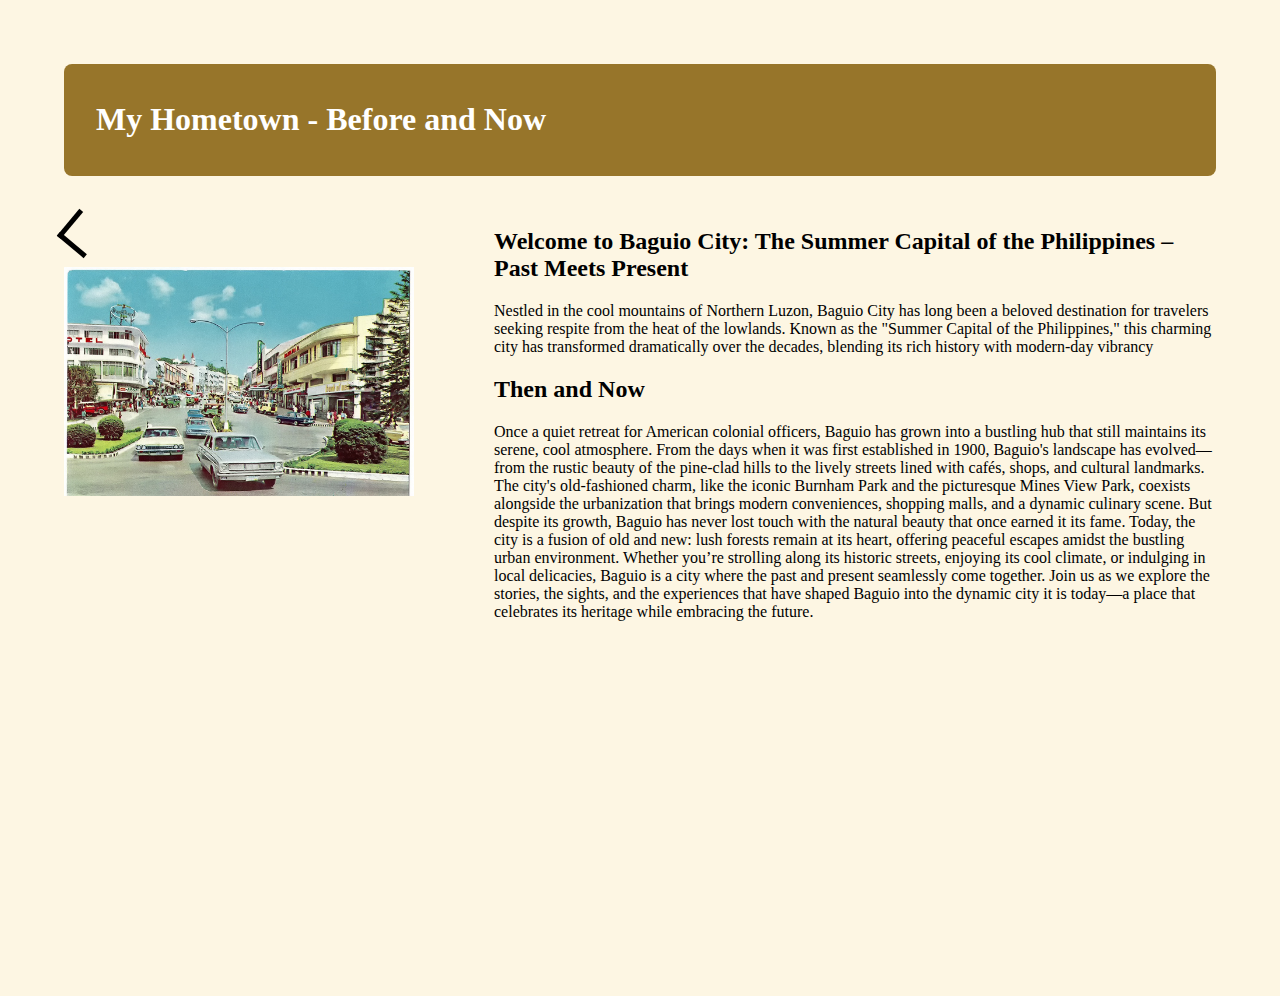
<file: code.html>
<!DOCTYPE html>
<html lang="en">
<head>
    <meta charset="UTF-8">
    <meta name="viewport" content="width=device-width, initial-scale=1.0">
    <meta name="author" content="Villamor A">
    <meta name="description" content="Website">
    <title>Home Town Website</title>
    <link href="styles/styles.css" rel="stylesheet" type="text/css">
</head>
<body>
    <header>
        <h1>My Hometown - Before and Now</h1>
      </header>

      <div class="container">
        <div class="left-side">
            <input type="checkbox" id="toggle" />
            <label for="toggle" class="toggle-arrow"></label>
            
            <div class="image-container">
                <img id="beforeImage" src="images/vintage-baguio.jpg" alt="Hometown Before" />
                <img id="nowImage" src="images/now_baguio.jpg" alt="Hometown Now" />
            </div>
        </div>

        <div class="right-side">
            <h2>Welcome to Baguio City: The Summer Capital of the Philippines – Past Meets Present</h2>
                <p>Nestled in the cool mountains of Northern Luzon, Baguio City has long been a beloved destination for travelers seeking respite from the heat of the lowlands.
                Known as the "Summer Capital of the Philippines," this charming city has transformed dramatically over the decades, blending its rich history with modern-day vibrancy </p>
            
            <h2>Then and Now</h2>
                <p>Once a quiet retreat for American colonial officers, Baguio has grown into a bustling hub that still maintains its serene, cool atmosphere. From the days when it was first established in 1900, Baguio's landscape has evolved—from the rustic beauty of the pine-clad hills to the lively streets lined with cafés, shops, and cultural landmarks. The city's old-fashioned charm, like the iconic Burnham Park and the picturesque Mines View Park, coexists alongside the urbanization that brings modern conveniences, shopping malls, and a dynamic culinary scene.

                But despite its growth, Baguio has never lost touch with the natural beauty that once earned it its fame. Today, the city is a fusion of old and new: lush forests remain at its heart, offering peaceful escapes amidst the bustling urban environment. Whether you’re strolling along its historic streets, enjoying its cool climate, or indulging in local delicacies, Baguio is a city where the past and present seamlessly come together.
                
                Join us as we explore the stories, the sights, and the experiences that have shaped Baguio into the dynamic city it is today—a place that celebrates its heritage while embracing the future.</p>
        </div>
    </div>
</body>

</html>
</file>
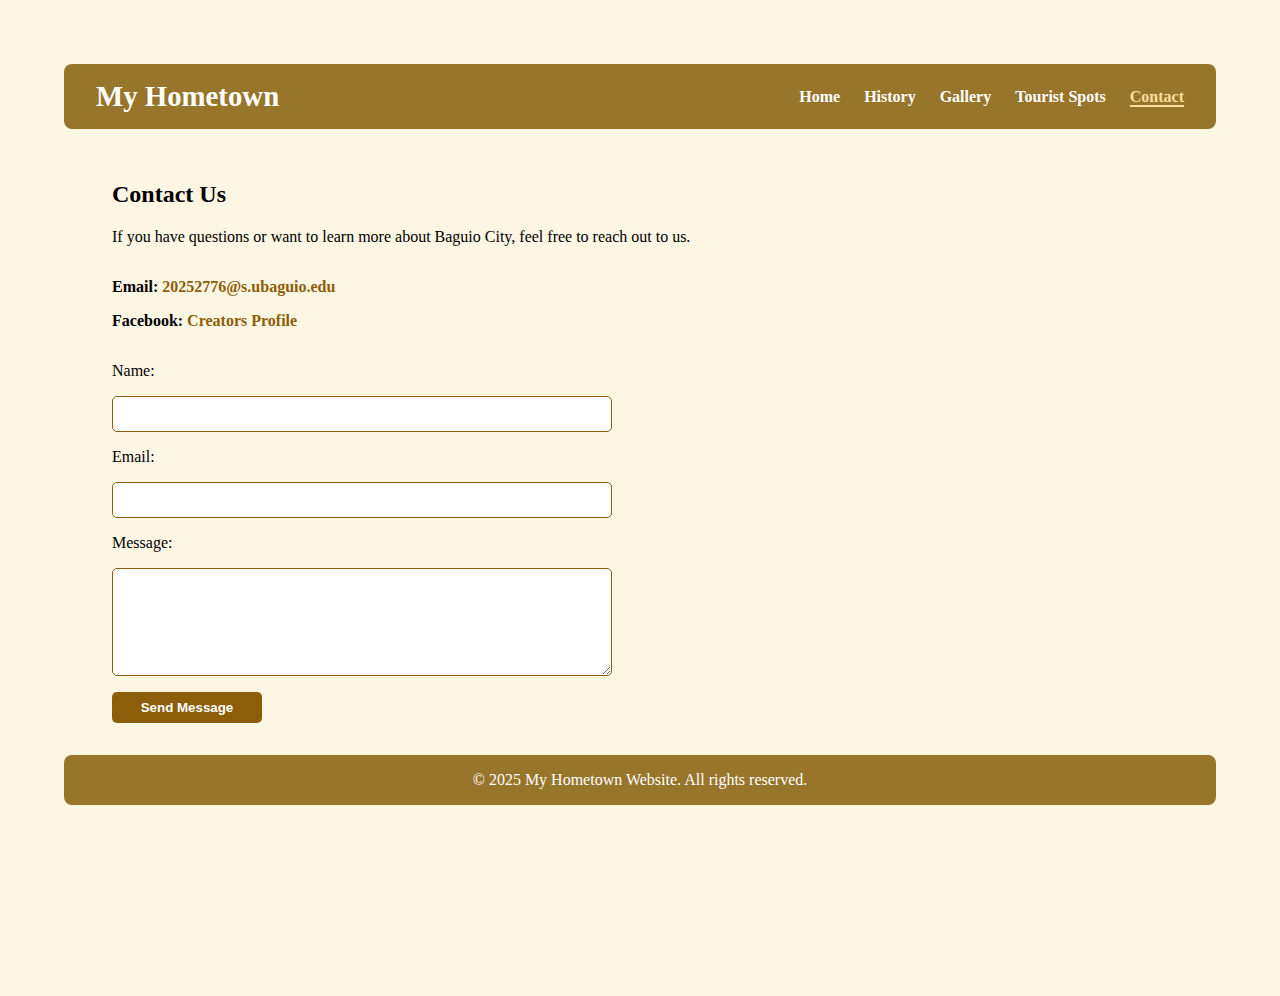
<file: contact.html>
<!DOCTYPE html>
<html lang="en">
<head>
    <meta charset="UTF-8">
    <meta name="viewport" content="width=device-width, initial-scale=1.0">
    <meta name="author" content="Villamor A">
    <meta name="description" content="Contact Information for My Hometown">
    <title>Contact - My Hometown</title>
    <link href="styles/styles.css" rel="stylesheet" type="text/css">
</head>
<body>

<header> 
    <div class="header-left">
        <h1>My Hometown</h1>
    </div>
    <nav class="header-right">
        <ul>
            <li><a href="index.html">Home</a></li>
            <li><a href="history.html">History</a></li>
            <li><a href="gallery.html">Gallery</a></li>
            <li><a href="tourist-spots.html">Tourist Spots</a></li>
            <li><a href="contact.html" class="active">Contact</a></li>
        </ul>
    </nav>
</header>

<div class="container">
    <div class="right-side">

        <h2>Contact Us</h2>
        <p>If you have questions or want to learn more about Baguio City, feel free to reach out to us.</p>

        <div class="contact-info">
            <p><strong>Email:</strong> <a href="20252776@s.ubaguio.edu" target="_blank">20252776@s.ubaguio.edu</a></p>
            <p><strong>Facebook:</strong> <a href="https://www.facebook.com/arron.villamor.9" target="_blank">Creators Profile</a></p>
        </div>

        <form class="contact-form" action="#" method="POST">
            <label for="name">Name:</label>
            <input type="text" id="name" name="name" required>

            <label for="email">Email:</label>
            <input type="email" id="email" name="email" required>

            <label for="message">Message:</label>
            <textarea id="message" name="message" rows="5" required></textarea>

            <button type="submit">Send Message</button>
        </form>

    </div>
</div>

<footer>
    &copy; 2025 My Hometown Website. All rights reserved.
</footer>

</body>
</html>
</file>
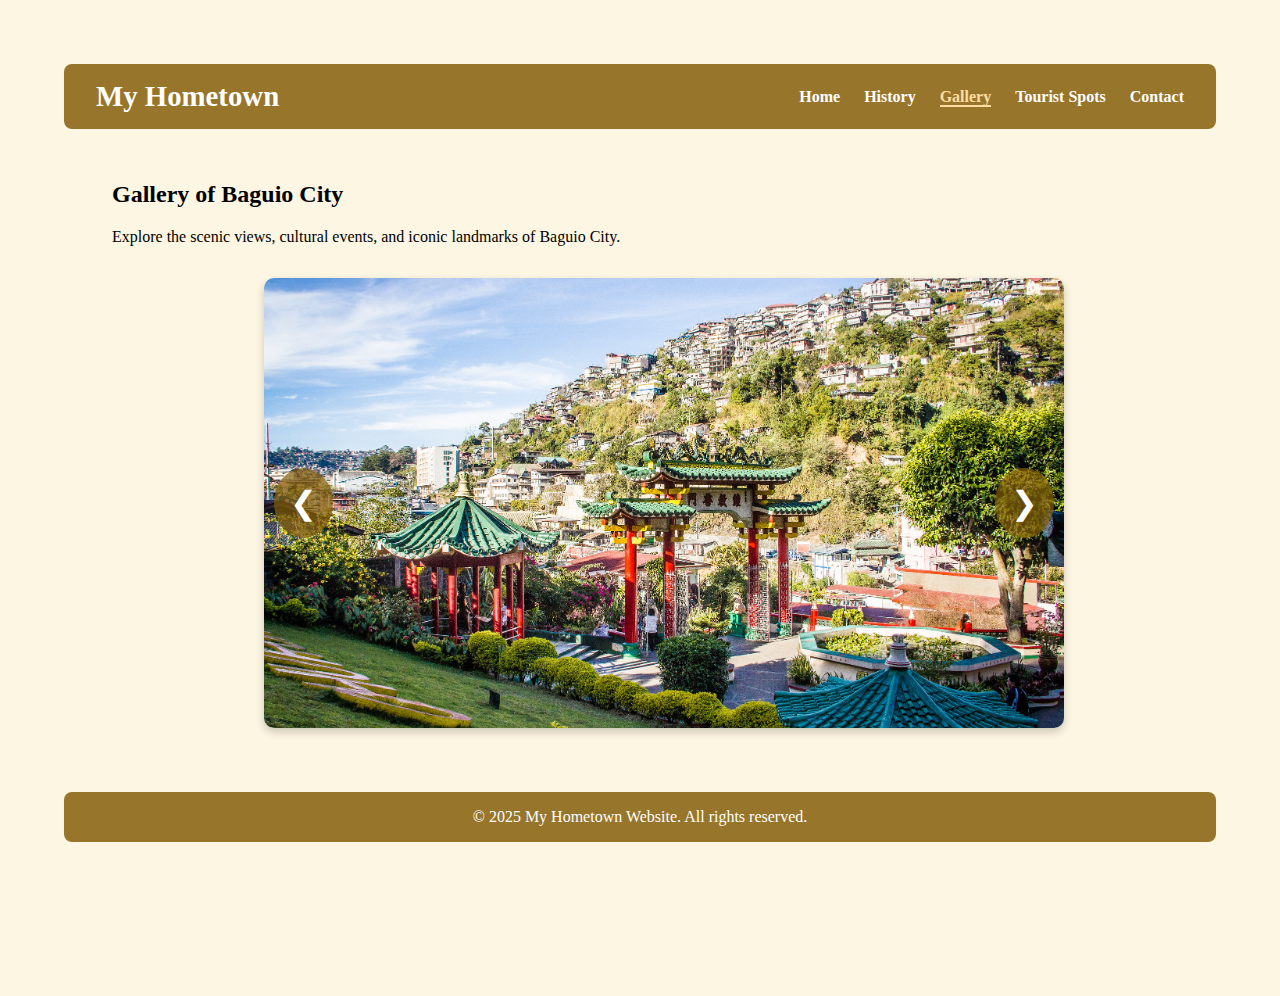
<file: gallery.html>
<!DOCTYPE html>
<html lang="en">
<head>
    <meta charset="UTF-8">
    <meta name="viewport" content="width=device-width, initial-scale=1.0">
    <meta name="author" content="Villamor A">
    <meta name="description" content="Gallery of Baguio City">
    <title>Gallery - My Hometown</title>
    <link href="styles/styles.css" rel="stylesheet" type="text/css">
</head>
<body> 

    <header>
        <div class="header-left">
            <h1>My Hometown</h1>
        </div>
        <nav class="header-right">
            <ul>
                <li><a href="index.html">Home</a></li>
                <li><a href="history.html">History</a></li>
                <li><a href="gallery.html" class="active">Gallery</a></li>
                <li><a href="tourist-spots.html">Tourist Spots</a></li>
                <li><a href="contact.html">Contact</a></li>
            </ul>
        </nav>
    </header>

    <main class="container">
        <div class="right-side">
            <h2>Gallery of Baguio City</h2>
            <p>Explore the scenic views, cultural events, and iconic landmarks of Baguio City.</p>

            <div class="carousel">
                <button class="carousel-btn prev">&#10094;</button>
                <div class="carousel-images">
                    <img src="images/bell-vhurch.jpg" alt="Gallery Image 1">
                    <img src="images/lions-head.jpg" alt="Gallery Image 2">
                    <img src="images/mountan.jpg" alt="Gallery Image 3">
                    <img src="images/rainbow-house.jpg" alt="Gallery Image 4">
                    <img src="images/Baguio-public-market-protest-Locals-push-back-against-mallification-plan-inqpop-pop-1536x791.jpg" alt="Gallery Image 5">
                </div>
                <button class="carousel-btn next">&#10095;</button>
            </div>
        </div>
    </main>

    <footer>
        &copy; 2025 My Hometown Website. All rights reserved.
    </footer>

    <script>
        const carouselImages = document.querySelector('.carousel-images');
        const images = document.querySelectorAll('.carousel-images img');
        const prevBtn = document.querySelector('.prev');
        const nextBtn = document.querySelector('.next');

        let currentIndex = 0;

        function showImage(index) {
            if (index < 0) {
                currentIndex = images.length - 1;
            } else if (index >= images.length) {
                currentIndex = 0;
            } else {
                currentIndex = index;
            }
            carouselImages.style.transform = `translateX(-${currentIndex * 100}%)`;
        }

        prevBtn.addEventListener('click', () => showImage(currentIndex - 1));
        nextBtn.addEventListener('click', () => showImage(currentIndex + 1));

    </script>
</body>
</html>
</file>
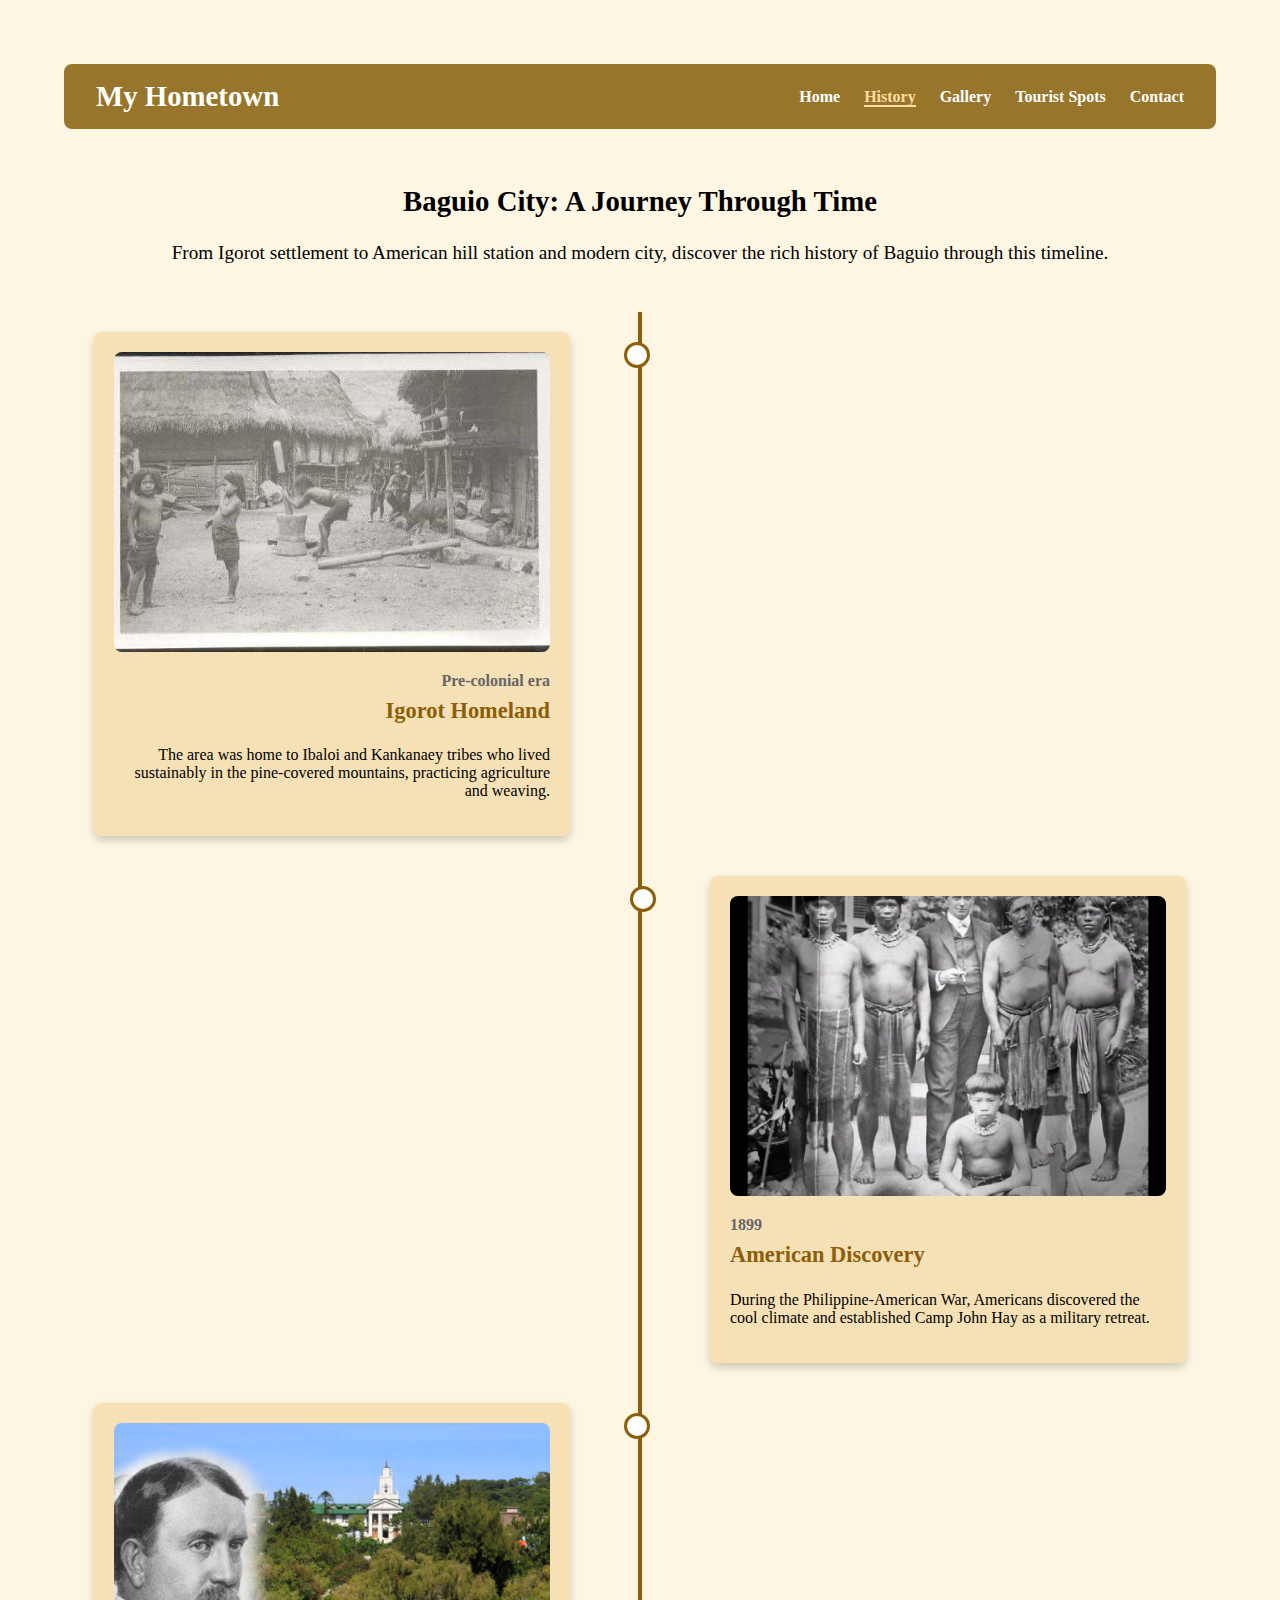
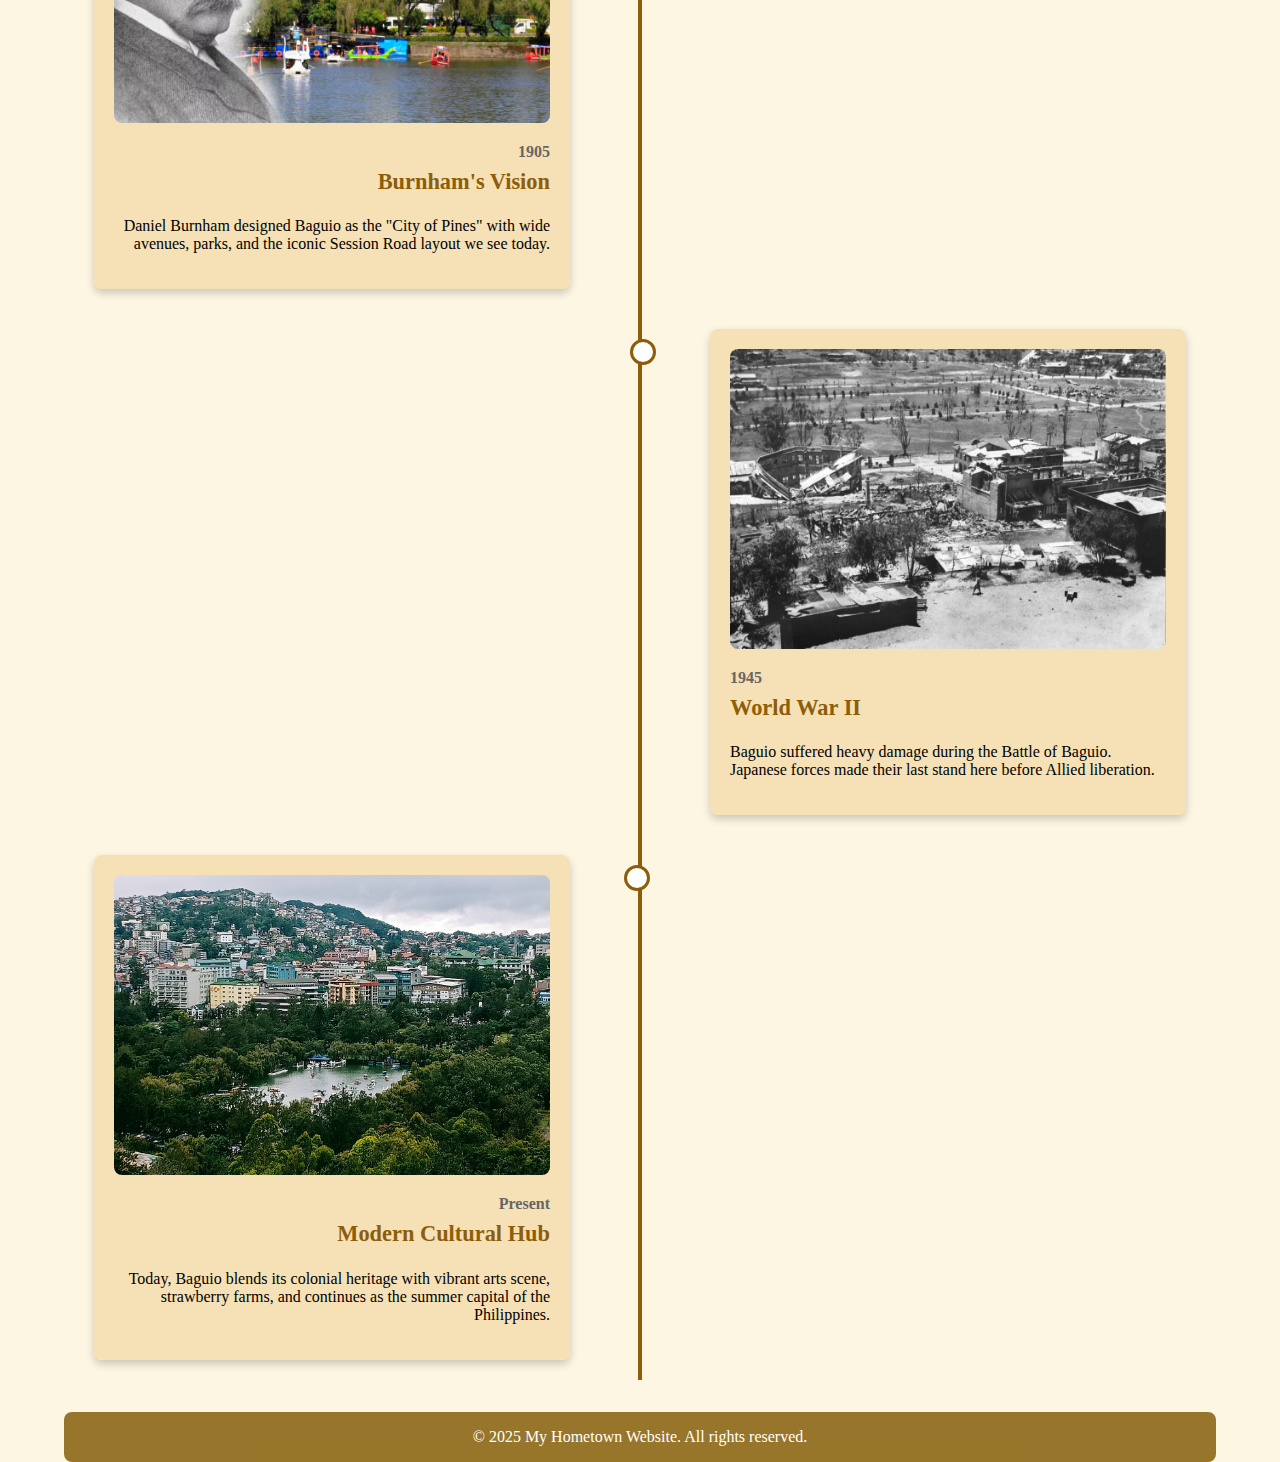
<file: history.html>
<!DOCTYPE html>
<html lang="en">
<head>
    <meta charset="UTF-8">
    <meta name="viewport" content="width=device-width, initial-scale=1.0">
    <meta name="author" content="Villamor A">
    <meta name="description" content="History of Baguio City">
    <title>History - My Hometown</title>
    <link href="styles/styles.css" rel="stylesheet" type="text/css">
</head>
<body>

    <header>
        <div class="header-left">
            <h1>My Hometown</h1>
        </div>
        <nav class="header-right">
            <ul>
                <li><a href="index.html">Home</a></li>
                <li><a href="history.html" class="active">History</a></li>
                <li><a href="gallery.html">Gallery</a></li>
                <li><a href="tourist-spots.html">Tourist Spots</a></li>
                <li><a href="contact.html">Contact</a></li>
            </ul>
        </nav>
    </header>

    <div class="container">
        <div class="right-side" style="flex: 1; padding-left: 0;">
            <div class="history-intro">
                <h2 color="black">Baguio City: A Journey Through Time</h2>
                <p color="black">From Igorot settlement to American hill station and modern city, discover the rich history of Baguio through this timeline.</p>
            </div>

            <section class="timeline">
                <div class="timeline-container left">
                    <div class="timeline-content">
                        <img src="images/igorot_settlement.jpg" alt="Igorot Settlement">
                        <time>Pre-colonial era</time>
                        <h3>Igorot Homeland</h3>
                        <p>The area was home to Ibaloi and Kankanaey tribes who lived sustainably in the pine-covered mountains, practicing agriculture and weaving.</p>
                    </div>
                </div>

                <div class="timeline-container right">
                    <div class="timeline-content">
                        <img src="images/american.jpg" alt="American Arrival">
                        <time>1899</time>
                        <h3>American Discovery</h3>
                        <p>During the Philippine-American War, Americans discovered the cool climate and established Camp John Hay as a military retreat.</p>
                    </div>
                </div>

                <div class="timeline-container left">
                    <div class="timeline-content">
                        <img src="images/burnham-2-scaled.jpg" alt="Burnham Plan">
                        <time>1905</time>
                        <h3>Burnham's Vision</h3>
                        <p>Daniel Burnham designed Baguio as the "City of Pines" with wide avenues, parks, and the iconic Session Road layout we see today.</p>
                    </div>
                </div>

                <div class="timeline-container right">
                    <div class="timeline-content">
                        <img src="images/wwII.jpg" alt="WWII Baguio">
                        <time>1945</time>
                        <h3>World War II</h3>
                        <p>Baguio suffered heavy damage during the Battle of Baguio. Japanese forces made their last stand here before Allied liberation.</p>
                    </div>
                </div>

                <div class="timeline-container left">
                    <div class="timeline-content">
                        <img src="images/Recent.jpg" alt="Modern Baguio">
                        <time>Present</time>
                        <h3>Modern Cultural Hub</h3>
                        <p>Today, Baguio blends its colonial heritage with vibrant arts scene, strawberry farms, and continues as the summer capital of the Philippines.</p>
                    </div>
                </div>
            </section>
        </div>
    </div>

    <footer>
        &copy; 2025 My Hometown Website. All rights reserved.
    </footer>

</body>
</html>
</file>
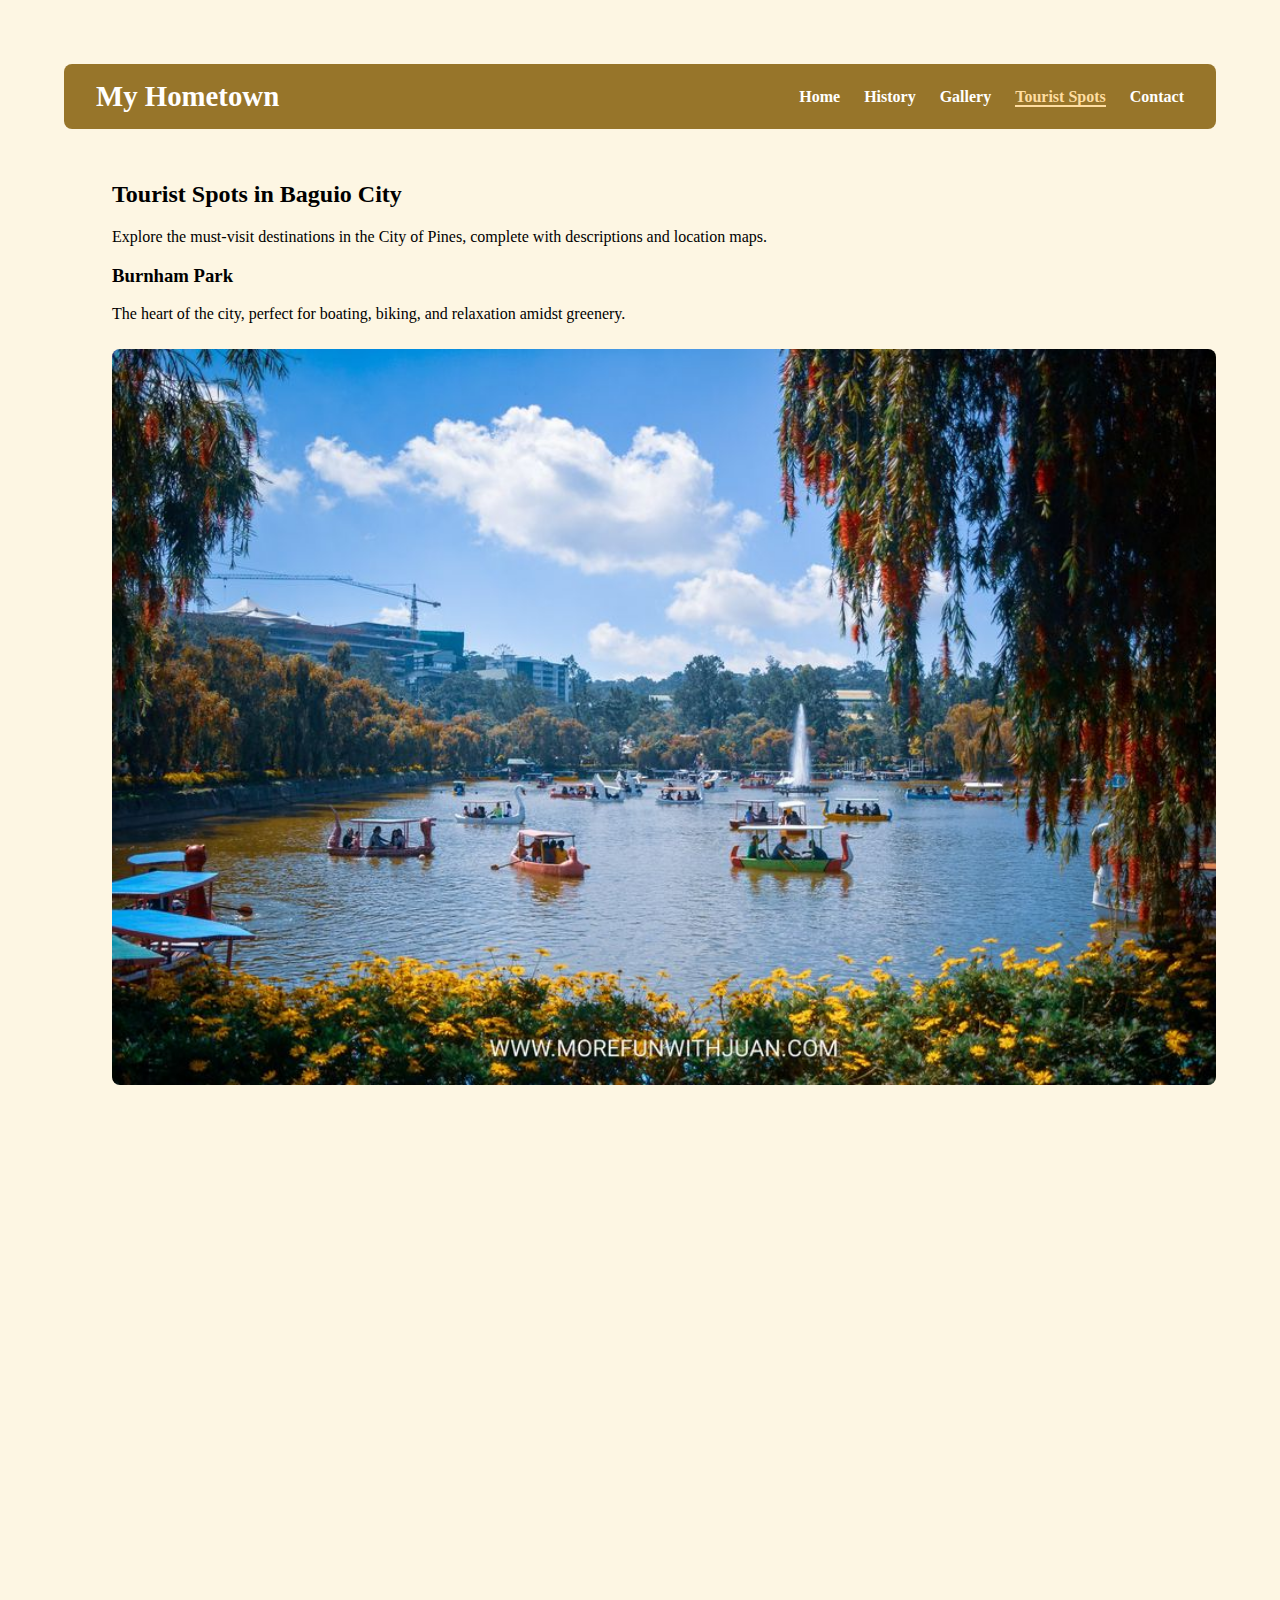
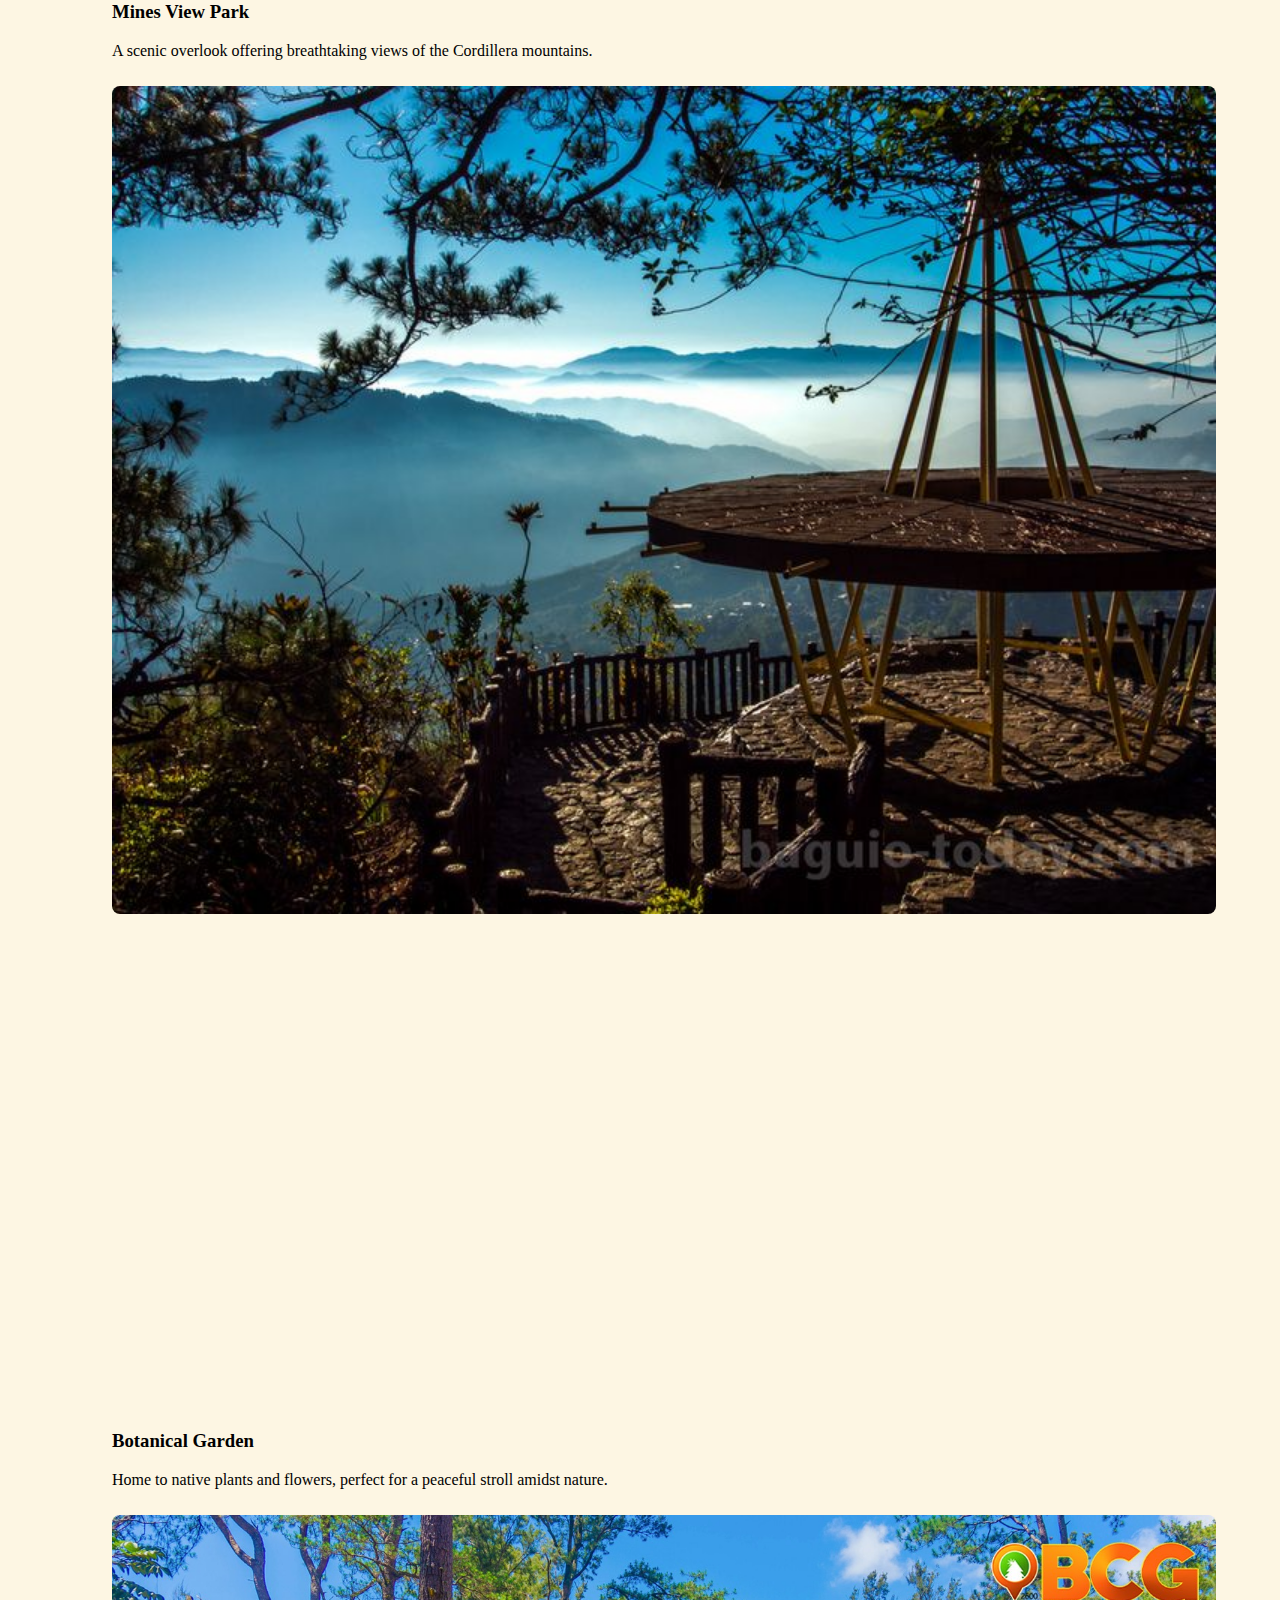
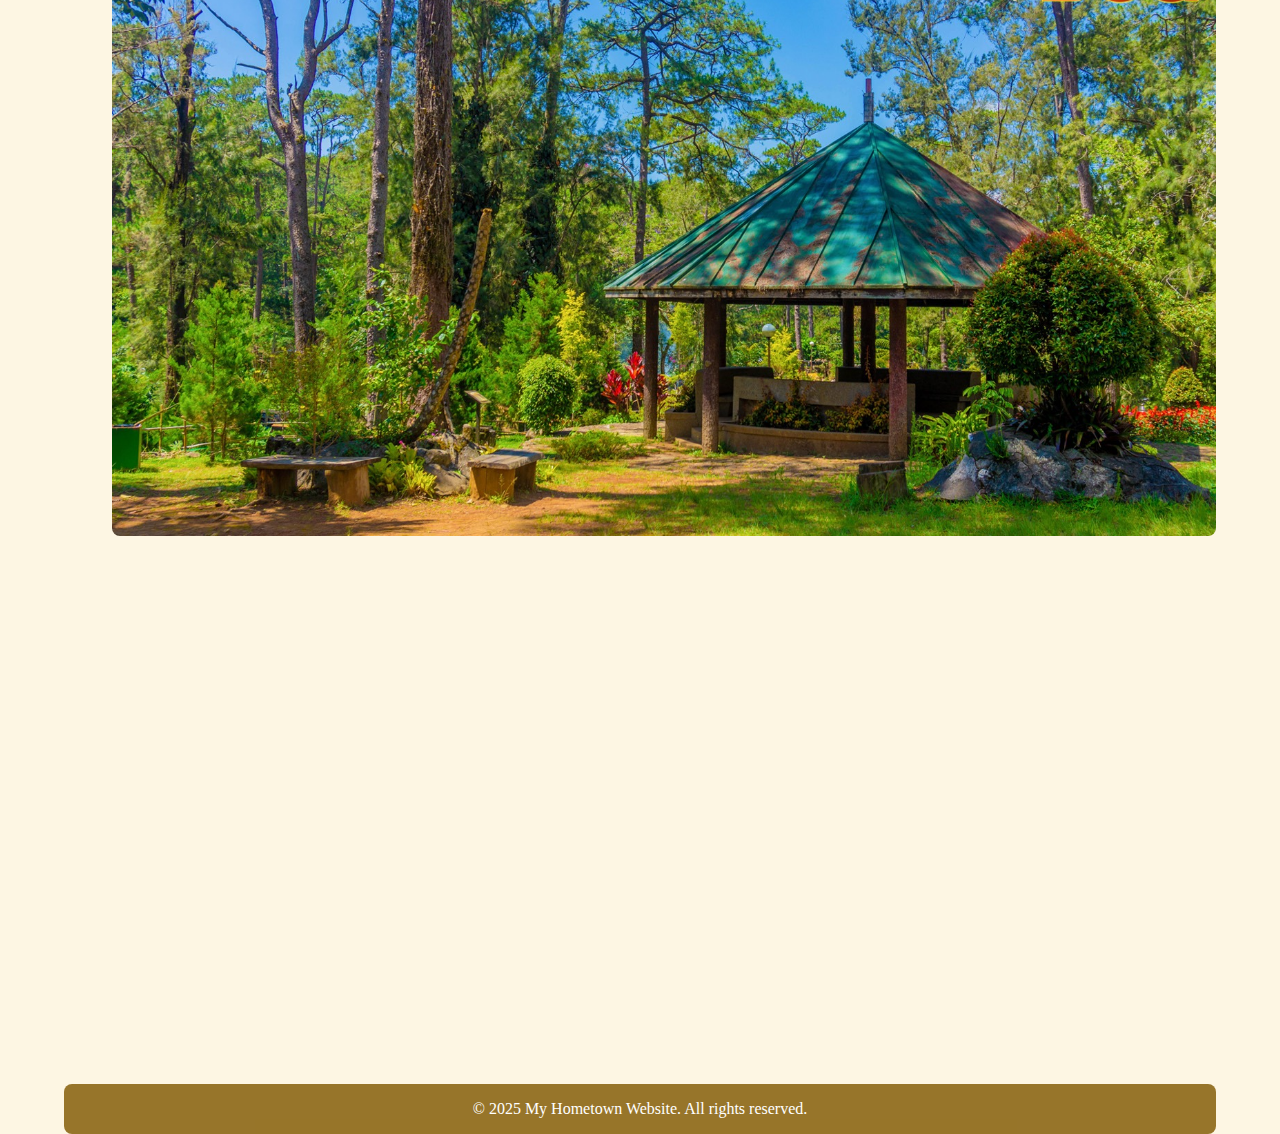
<file: tourist-spots.html>
<!DOCTYPE html>
<html lang="en">
<head>
    <meta charset="UTF-8">
    <meta name="viewport" content="width=device-width, initial-scale=1.0">
    <meta name="author" content="Villamor A">
    <meta name="description" content="Tourist Spots in Baguio City">
    <title>Tourist Spots - My Hometown</title>
    <link href="styles/styles.css" rel="stylesheet" type="text/css">
</head>
<body> 

<header>
    <div class="header-left">
        <h1>My Hometown</h1>
    </div>
    <nav class="header-right">
        <ul>
            <li><a href="index.html">Home</a></li>
            <li><a href="history.html">History</a></li>
            <li><a href="gallery.html">Gallery</a></li>
            <li><a href="tourist-spots.html" class="active">Tourist Spots</a></li>
            <li><a href="contact.html">Contact</a></li>
        </ul>
    </nav>
</header>

<div class="container">
    <div class="right-side">

        <h2>Tourist Spots in Baguio City</h2>
        <p>Explore the must-visit destinations in the City of Pines, complete with descriptions and location maps.</p>

        <div class="spot">
            <h3>Burnham Park</h3>
            <p>The heart of the city, perfect for boating, biking, and relaxation amidst greenery.</p>
            <img src="images/Burnham Park.jpg" alt="Burnham Park">
            <iframe src="https://www.google.com/maps/embed?pb=!1m18!1m12!1m3!1d3827.2449884624134!2d120.59039547546324!3d16.412379484318!2m3!1f0!2f0!3f0!3m2!1i1024!2i768!4f13.1!3m3!1m2!1s0x3391a16998ef8289%3A0xd18a33a9e621bcf2!2sBurnham%20Park!5e0!3m2!1sen!2sph!4v1765196615367!5m2!1sen!2sph" 
            width="600" height="450" style="border:0;" allowfullscreen="" loading="lazy" referrerpolicy="no-referrer-when-downgrade"></iframe>
        </div>

        <div class="spot">
            <h3>Mines View Park</h3>
            <p>A scenic overlook offering breathtaking views of the Cordillera mountains.</p>
            <img src="images/mines-view.jpg" alt="Mines View Park">
            <iframe src="https://www.google.com/maps/embed?pb=!1m18!1m12!1m3!1d7654.029056207652!2d120.62129754315961!3d16.42408853723188!2m3!1f0!2f0!3f0!3m2!1i1024!2i768!4f13.1!3m3!1m2!1s0x3391a403782fc44f%3A0x28866f8d6316e9b2!2sMines%20View%20Park%2C%20Baguio%2C%20Benguet!5e0!3m2!1sen!2sph!4v1765196555114!5m2!1sen!2sph" 
            width="600" height="450" style="border:0;" allowfullscreen="" loading="lazy" referrerpolicy="no-referrer-when-downgrade"></iframe>
        </div>

        <div class="spot">
            <h3>Botanical Garden</h3>
            <p>Home to native plants and flowers, perfect for a peaceful stroll amidst nature.</p>
            <img src="images/Botanical-Garden-8.jpg" alt="Botanical Garden">
            <iframe src="https://www.google.com/maps/embed?pb=!1m18!1m12!1m3!1d3827.1931928363606!2d120.6103314754632!3d16.41501178431574!2m3!1f0!2f0!3f0!3m2!1i1024!2i768!4f13.1!3m3!1m2!1s0x3391a1541c0c7227%3A0x673a805fba2868d2!2sBaguio%20Botanical%20Garden!5e0!3m2!1sen!2sph!4v1765196643284!5m2!1sen!2sph" 
            width="600" height="450" style="border:0;" allowfullscreen="" loading="lazy" referrerpolicy="no-referrer-when-downgrade"></iframe>
        </div>

    </div>
</div>

<footer>
    &copy; 2025 My Hometown Website. All rights reserved.
</footer>

</body>
</html>
</file>
<file: styles/styles.css>
html, body {
  height: 100%;
  margin: 0;
  padding: 0;
  font-family: 'Times New Roman', Times, serif;
  scroll-behavior: smooth;
  background-color: #fdf6e3;
  text-align: center;
  padding: 2rem;
  color: white;
}

header {
  background-color: rgba(133, 94, 9, 0.85);
  padding: 1rem 2rem;
  margin-bottom: 2rem;
  border-radius: 8px;
  display: flex;
  justify-content: space-between;
  align-items: center;
}

.header-left h1 {
  margin: 0;
  color: white;
  font-size: 1.8rem;
  font-weight: bold;
}

.header-right ul {
  list-style: none;
  margin: 0;
  padding: 0;
  display: flex;
  gap: 1.5rem;
}

.header-right ul li a {
  text-decoration: none;
  color: white;
  font-size: 1rem;
  font-weight: bold;
  transition: color 0.3s ease;
}

.header-right ul li a:hover,
.header-right ul li a.active {
  color: #FFDDA0;
  border-bottom: 2px solid #FFDDA0;
}

.container {
  display: flex;
  justify-content: flex-start;
  gap: 2rem;
  max-width: 1200px;
  margin: 0 auto;
  text-align: left;
}

.left-side {
  width: 350px;
  padding: 0;
  display: flex;
  flex-direction: column;
  align-items: flex-start;
}

.right-side {
  flex: 1;
  color: black;
  text-align: left;
  padding-left: 3rem;
}

#toggle { display: none; }
 
.toggle-arrow {
  display: inline-block;
  width: 20px;
  height: 20px;
  border: solid rgb(0, 0, 0);
  border-width: 0 5px 5px 0;
  padding: 5px;
  margin-top: 0.5rem;
  margin-left: 0;
  cursor: pointer;
  transform: rotate(130deg);
  transition: transform 0.3s ease;
}

#toggle:checked + .toggle-arrow {
  transform: rotate(-45deg);
  background-color: transparent;
}

.image-container {
  position: relative;
  width: 100%;
  margin-top: 1rem;
  height: auto;
}

.image-container img {
  position: absolute;
  top: 0;
  left: 0;
  width: 100%;
  transition: opacity 0.5s ease-in-out;
}

#beforeImage { opacity: 1; }
#nowImage { opacity: 0; }

#toggle:checked ~ .image-container #beforeImage { opacity: 0; }
#toggle:checked ~ .image-container #nowImage { opacity: 1; }

.top-video-section {
  width: 100%;
  text-align: center;
  margin-bottom: 2rem;
  color: rgb(0, 0, 0);
}

.top-video-section h2 {
  font-size: 2rem;
  margin-bottom: 1rem;
}

.top-video {
  width: 80%;
  max-width: 900px;
  border: 3px solid rgb(0, 0, 0);
  border-radius: 10px;
  display: block;
  margin: 0 auto;
}

.top-video-desc {
  margin-top: 0.5rem;
  font-size: 1rem;
  color: rgb(0,0,0);
}

.quick-links {
    max-width: 1200px;
    margin: 3rem auto 2rem auto;
    text-align: center;
    padding: 0 1rem;
}

.quick-links h2 {
    font-size: 2rem;
    color: #8D5E09;
    margin-bottom: 2rem;
}

.quick-links-grid {
    display: grid;
    grid-template-columns: repeat(auto-fit, minmax(220px, 1fr));
    gap: 2rem;
}

.quick-link {
    display: flex;
    flex-direction: column;
    align-items: center;
    text-decoration: none;
    background-color: rgba(245, 222, 179, 0.95);
    padding: 1rem;
    border-radius: 10px;
    box-shadow: 0 4px 8px rgba(0,0,0,0.2);
    transition: transform 0.3s ease, box-shadow 0.3s ease;
    color: black;
}

.quick-link img {
    width: 100%;
    height: 150px;
    object-fit: cover;
    border-radius: 8px;
    margin-bottom: 1rem;
}

.quick-link h3 {
    margin: 0.5rem 0;
    font-size: 1.2rem;
    color: #8D5E09;
}

.quick-link p {
    font-size: 0.9rem;
    line-height: 1.2rem;
}

.quick-link:hover {
    transform: translateY(-5px);
    box-shadow: 0 8px 16px rgba(0,0,0,0.3);
}

.history-intro {
  margin-bottom: 3rem;
  text-align: center;
  font-size: 1.2rem;
}

.timeline { 
  position: relative;
  max-width: 1200px;
  margin: 0 auto;
}

.timeline::after {
  content: '';
  position: absolute;
  width: 4px;
  background-color: #8D5E09;
  top: 0;
  bottom: 0;
  left: 50%;
  transform: translateX(-50%);
  z-index: 1;
}

.timeline-container {
  position: relative;
  width: 50%;
  padding: 20px 30px;
  box-sizing: border-box;
}

.timeline-container.left {
  left: 0;
  text-align: right;
  padding-right: 70px;
}

.timeline-container.right {
  left: 50%;
  text-align: left;
  padding-left: 70px;
}

.timeline-container::before {
  content: '';
  position: absolute;
  width: 20px;
  height: 20px;
  border-radius: 50%;
  border: 3px solid #8D5E09;
  background-color: white;
  top: 30px;
  z-index: 2;
}

.timeline-container.left::before { right: -10px; }
.timeline-container.right::before { left: -10px; }

.timeline-content {
  background-color: rgba(245, 222, 179, 0.95);
  padding: 20px;
  border-radius: 8px;
  box-shadow: 0 4px 8px rgba(0,0,0,0.2);
  position: relative;
  z-index: 2;
}

.timeline-content img {
  width: 100%;
  height: 300px;
  object-fit: cover;
  object-position: center;
  border-radius: 8px;
  margin-bottom: 1rem;
}

.timeline-content img[src="images/american-arrival.jpg"] {
  object-position: top;
  height: 300px;
}

.timeline-content h3 {
  margin-top: 0;
  color: #8D5E09;
  font-size: 1.4rem;
}

.timeline-content time {
  color: #666;
  font-weight: bold;
  display: block;
  margin-bottom: 0.5rem;
}

.gallery-grid {
  display: grid;
  grid-template-columns: repeat(auto-fit, minmax(250px, 1fr));
  gap: 20px;
  margin-top: 2rem;
}

.gallery-grid img {
  width: 100%;
  border-radius: 8px;
  object-fit: cover;
  height: 200px;
  transition: transform 0.3s ease;
}

.gallery-grid img:hover {
  transform: scale(1.05);
}

.carousel {
    position: relative;
    width: 100%;
    max-width: 800px;
    margin: 2rem auto;
    overflow: hidden;
    border-radius: 10px;
    box-shadow: 0 4px 8px rgba(0,0,0,0.2);
}

.carousel-images {
    display: flex;
    transition: transform 0.5s ease-in-out;
    width: 100%;
}

.carousel-images img {
    width: 100%;
    flex-shrink: 0;
    object-fit: cover;
    height: 450px;
}

.carousel-btn {
    position: absolute;
    top: 50%;
    transform: translateY(-50%);
    background-color: rgba(133, 94, 9, 0.7);
    color: white;
    border: none;
    padding: 1rem;
    cursor: pointer;
    font-size: 2rem;
    border-radius: 50%;
    z-index: 2;
    user-select: none;
}

.carousel-btn:hover {
    background-color: rgba(133, 94, 9, 0.9);
}

.carousel-btn.prev {
    left: 10px;
}

.carousel-btn.next {
    right: 10px;
}



.tourist-spots {
  display: grid;
  grid-template-columns: repeat(auto-fit, minmax(250px, 1fr));
  gap: 30px;
  margin-top: 2rem;
}

.tourist-spots .spot img {
  width: 80%;
  height: 100px;
  object-fit: cover;
  border-radius: 8px;
  margin-bottom: 0.5rem;
}

.spot {
    margin-bottom: 3rem;
    text-align: left;
}

.spot img, .spot iframe {
    width: 100%;
    border-radius: 8px;
    margin-top: 10px;
}

.contact-form {
  display: flex;
  flex-direction: column;
  gap: 15px;
  margin-top: 2rem;
  max-width: 500px;
}

.contact-form input,
.contact-form textarea {
  padding: 10px;
  border-radius: 6px;
  border: 1px solid #8D5E09;
  font-family: 'Times New Roman', serif;
  font-size: 1rem;
}

.contact-form button {
  padding: 10px;
  background-color: #8D5E09;
  color: white;
  font-weight: bold;
  border: none;
  border-radius: 6px;
  cursor: pointer;
  transition: background 0.3s ease;
}

.contact-form button:hover {
  background-color: #a8712c;
}

.contact-info {
    margin: 2rem 0;
    font-size: 1rem;
}

.contact-info a {
    color: #8D5E09;
    text-decoration: none;
    font-weight: bold;
}

.contact-info a:hover {
    color: #a8712c;
}

.contact-form {
    display: flex;
    flex-direction: column;
    gap: 1rem;
    margin-top: 1rem;
}

.contact-form input,
.contact-form textarea {
    padding: 0.5rem;
    border: 1px solid #8D5E09;
    border-radius: 5px;
    font-family: 'Times New Roman', Times, serif;
}

.contact-form button {
    width: 150px;
    padding: 0.5rem;
    border: none;
    background-color: #8D5E09;
    color: white;
    border-radius: 5px;
    cursor: pointer;
    font-weight: bold;
}

.contact-form button:hover {
    background-color: #a8712c;
}


footer {
  background: rgba(133,94,9,0.85);
  padding: 1rem;
  text-align: center;
  color: white;
  border-radius: 8px;
  margin-top: 2rem;
}

@media (max-width: 768px) {
  .container {
    flex-direction: column;
    align-items: center;
  }

  .left-side, .right-side {
    width: 100%;
    padding: 0;
  }

  .image-container { width: 100%; }

  .timeline::after { left: 31px; }
  .timeline-container { width: 100%; padding-left: 70px; padding-right: 25px; }
  .timeline-container::before { left: 15px; }
  .timeline-container.right { left: 0%; }
}
</file>
